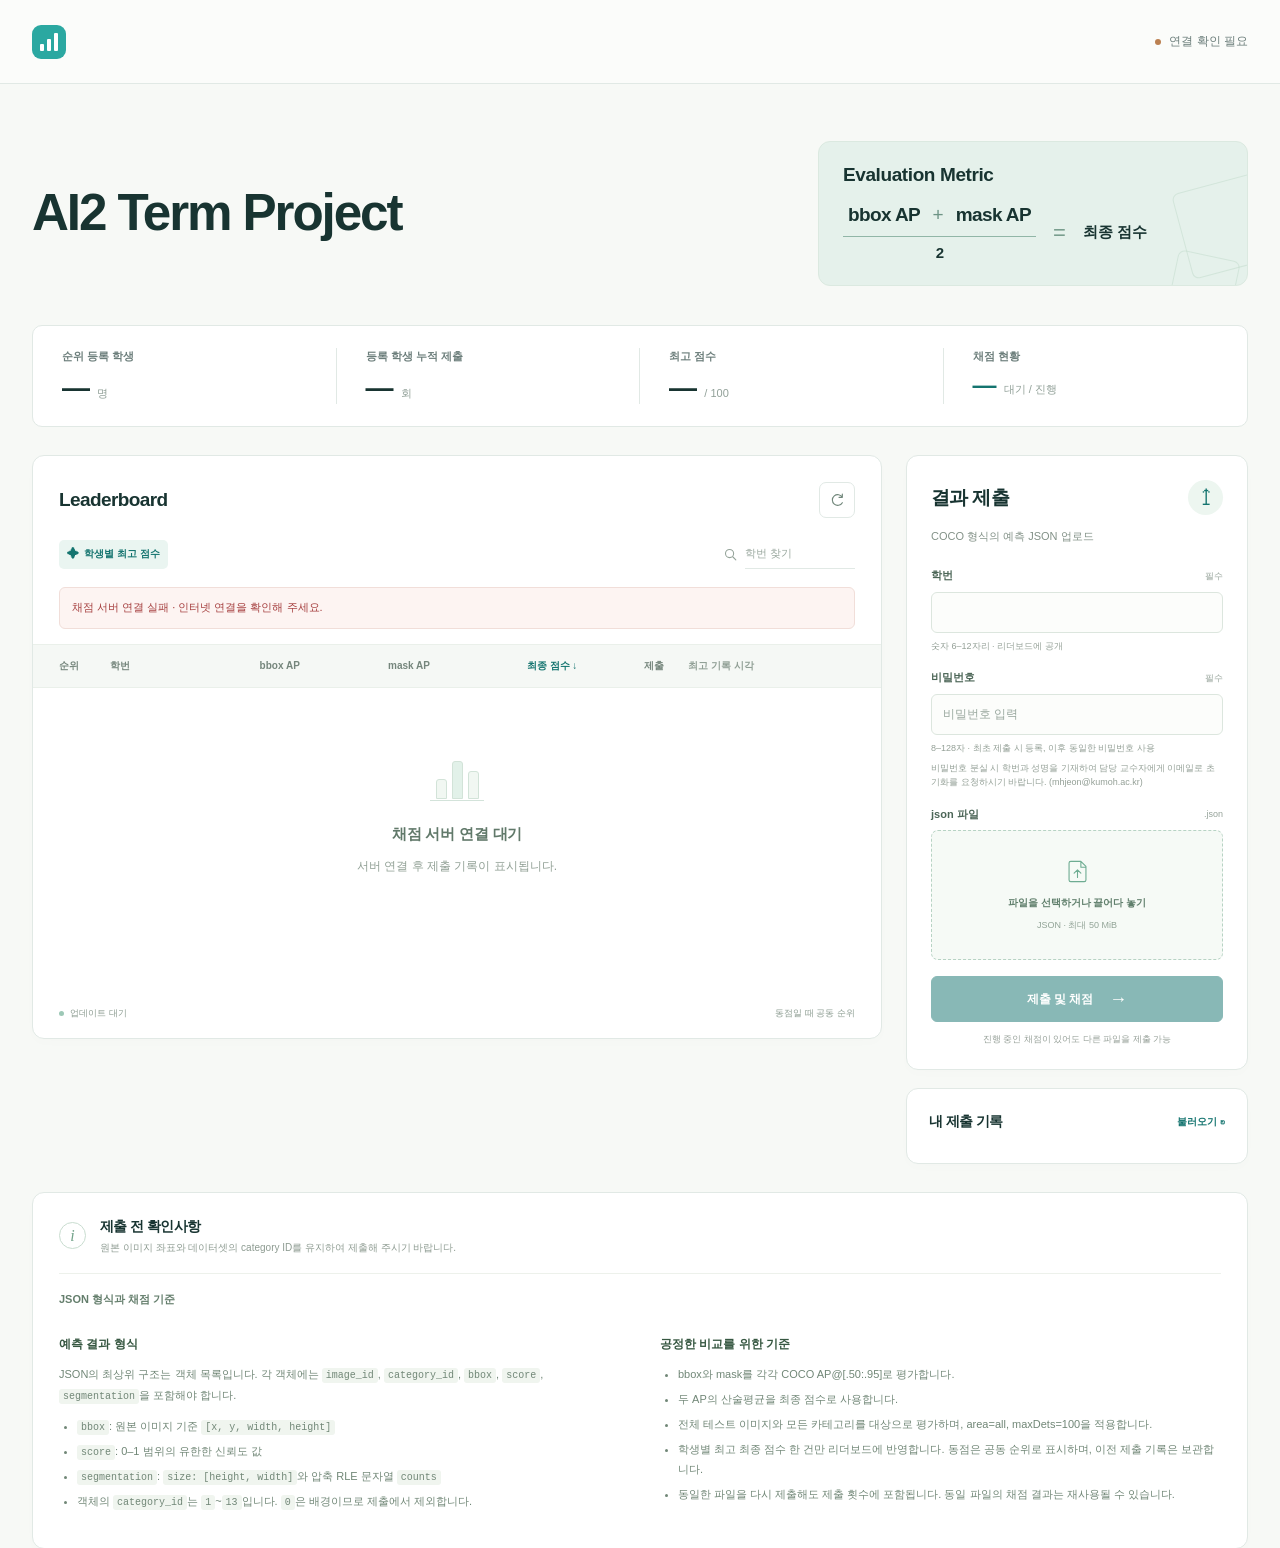
<file: index.html>
<!doctype html>
<html lang="ko">
<head>
  <meta charset="utf-8">
  <meta name="viewport" content="width=device-width, initial-scale=1">
  <meta name="color-scheme" content="light">
  <meta name="description" content="AI2 Term Project 객체 탐지·인스턴스 분할 리더보드">
  <title>AI2 Term Project</title>
  <link rel="icon" href="data:image/svg+xml,%3Csvg xmlns='http://www.w3.org/2000/svg' viewBox='0 0 64 64'%3E%3Crect width='64' height='64' rx='16' fill='%232BA8A1'/%3E%3Cpath d='M15 44V32h8v12zm13 0V20h8v24zm13 0V12h8v32z' fill='white'/%3E%3C/svg%3E">
  <link rel="stylesheet" href="styles.css">
  <script defer src="config.js?v=20261113-render1"></script>
  <script defer src="app.js?v=20261118-account"></script>
</head>
<body>
  <a class="skip-link" href="#leaderboard">리더보드로 바로 가기</a>
  <header class="masthead">
    <a class="brand" href="./" aria-label="AI2 Term Project 홈">
      <span class="brand-mark" aria-hidden="true"><i></i><i></i><i></i></span>
    </a>
    <div class="connection"><span class="connection-dot" id="connectionDot"></span><span id="connectionText">연결 확인 중</span></div>
  </header>

  <main class="page-shell">
    <section class="hero" aria-labelledby="pageTitle">
      <div class="hero-copy">
        <h1 id="pageTitle">AI2 Term Project</h1>
      </div>
      <aside class="score-explainer" aria-label="최종 점수 계산 방법">
        <p><strong>Evaluation Metric</strong></p>
        <div class="formula"><span class="fraction"><span>bbox AP <b>+</b> mask AP</span><span>2</span></span><span class="equals">=</span><span class="final-label">최종 점수</span></div>
        <div class="outline-box box-one" aria-hidden="true"></div><div class="outline-box box-two" aria-hidden="true"></div>
      </aside>
    </section>

    <section class="summary-grid" aria-label="대회 현황">
      <div class="summary-item"><span class="summary-label">순위 등록 학생</span><div><strong id="studentCount">—</strong><span>명</span></div></div>
      <div class="summary-item"><span class="summary-label">등록 학생 누적 제출</span><div><strong id="submissionCount">—</strong><span>회</span></div></div>
      <div class="summary-item"><span class="summary-label">최고 점수</span><div><strong id="bestScore">—</strong><span>/ 100</span></div></div>
      <div class="summary-item queue-summary"><span class="summary-label">채점 현황</span><div><strong id="queueCount">—</strong><span id="queueLabel">대기 / 진행</span></div></div>
    </section>

    <div class="workspace-grid">
      <section class="card leaderboard-card" id="leaderboard" aria-labelledby="leaderboardTitle">
        <div class="card-heading"><div><h2 id="leaderboardTitle">Leaderboard</h2></div><button class="icon-button" id="refreshButton" type="button" aria-label="리더보드 새로고침" title="새로고침"><svg viewBox="0 0 24 24" aria-hidden="true"><path d="M20 8a8 8 0 1 0 0 8M20 3v5h-5"/></svg></button></div>
        <div class="table-toolbar"><span class="best-badge"><span aria-hidden="true">✦</span> 학생별 최고 점수</span><label class="search-field"><svg viewBox="0 0 24 24" aria-hidden="true"><circle cx="10.5" cy="10.5" r="6.5"/><path d="m16 16 4.5 4.5"/></svg><input id="studentSearch" type="search" inputmode="numeric" placeholder="학번 찾기" aria-label="리더보드 학번 검색" maxlength="12"></label></div>
        <p class="inline-message error table-error" id="leaderboardError" role="status" hidden></p>
        <div class="table-scroll" tabindex="0" role="region" aria-label="학생별 순위 표. 좁은 화면에서는 가로 스크롤을 지원합니다.">
          <table>
            <caption class="sr-only">학생별 최고 최종 점수. bbox AP와 mask AP의 평균으로 순위를 정하며 점수는 100점 기준이다.</caption>
            <thead><tr><th scope="col" class="rank-col">순위</th><th scope="col">학번</th><th scope="col" class="numeric">bbox AP</th><th scope="col" class="numeric">mask AP</th><th scope="col" class="numeric final-column">최종 점수 <span aria-hidden="true">↓</span></th><th scope="col" class="numeric">제출</th><th scope="col" class="time-column">최고 기록 시각</th></tr></thead>
            <tbody id="leaderboardRows"></tbody>
          </table>
        </div>
        <div class="empty-state" id="leaderboardEmpty"><div class="empty-illustration" aria-hidden="true"><i></i><i></i><i></i></div><h3 id="emptyTitle">실험 기록을 불러오는 중</h3><p id="emptyText">최신 결과 조회 중</p></div>
        <div class="table-footer"><span><span class="live-dot" aria-hidden="true"></span><span id="updatedAt">업데이트 대기</span></span><span>동점일 때 공동 순위</span></div>
      </section>

      <aside class="submission-column" aria-label="예측 파일 제출과 내 기록">
        <section class="card submit-card" aria-labelledby="submitTitle">
          <div class="card-heading"><div><h2 id="submitTitle">결과 제출</h2></div><span class="round-icon" aria-hidden="true">↥</span></div>
          <p class="card-description">COCO 형식의 예측 JSON 업로드</p>
          <form id="submissionForm" autocomplete="off" novalidate>
            <div class="field"><label for="studentId">학번 <span>필수</span></label><input id="studentId" name="student_id" type="text" inputmode="numeric" pattern="[0-9]{6,12}" minlength="6" maxlength="12" autocomplete="off" required aria-describedby="studentIdHint"><p class="field-hint" id="studentIdHint">숫자 6–12자리 · 리더보드에 공개</p></div>
            <div class="field"><label for="studentPassword">비밀번호 <span>필수</span></label><input id="studentPassword" name="password" type="password" minlength="8" maxlength="128" autocomplete="current-password" placeholder="비밀번호 입력" required aria-describedby="passwordHint passwordRecoveryHint"><p class="field-hint" id="passwordHint">8–128자 · 최초 제출 시 등록, 이후 동일한 비밀번호 사용</p><p class="field-hint" id="passwordRecoveryHint">비밀번호 분실 시 학번과 성명을 기재하여 담당 교수자에게 이메일로 초기화를 요청하시기 바랍니다. (mhjeon@kumoh.ac.kr)</p></div>
            <div class="field file-field"><label for="predictionFile">json 파일 <span>.json</span></label><div class="drop-zone" id="dropZone"><input class="file-input" type="file" id="predictionFile" name="file" accept=".json,application/json" aria-describedby="fileHint"><label for="predictionFile" class="drop-content"><svg viewBox="0 0 32 32" aria-hidden="true"><path d="M20 4H8a2 2 0 0 0-2 2v20a2 2 0 0 0 2 2h16a2 2 0 0 0 2-2V10zM20 4v7h6M16 23V14m-4 4 4-4 4 4"/></svg><strong id="fileName">파일을 선택하거나 끌어다 놓기</strong><span id="fileHint">JSON · 최대 50 MiB</span></label></div><button class="text-button clear-file" id="clearFile" type="button" hidden>선택한 파일 지우기</button></div>
            <div class="upload-status" id="uploadStatus" role="status" aria-live="polite" hidden><span class="spinner" aria-hidden="true"></span><span id="uploadStatusText">파일 확인 중</span></div>
            <p class="inline-message" id="formMessage" role="alert" hidden></p>
            <button class="primary-button" id="submitButton" type="submit" disabled><span>제출 및 채점</span><span aria-hidden="true">→</span></button>
            <p class="submit-footnote">진행 중인 채점이 있어도 다른 파일을 제출 가능</p>
          </form>
        </section>

        <section class="card history-card" aria-labelledby="historyTitle"><div class="history-heading"><h2 id="historyTitle">내 제출 기록</h2><button class="text-button" id="historyButton" type="button">불러오기 <span aria-hidden="true">↻</span></button></div><p class="history-hint" id="historyHint"></p><ol id="historyList" class="history-list"></ol><p class="inline-message error" id="historyError" role="status" hidden></p></section>
      </aside>
    </div>

    <section class="guide card" aria-labelledby="guideTitle"><div class="guide-intro"><span class="guide-number" aria-hidden="true">i</span><div><h2 id="guideTitle">제출 전 확인사항</h2><p>원본 이미지 좌표와 데이터셋의 category ID를 유지하여 제출해 주시기 바랍니다.</p></div></div><div class="guide-details"><div class="guide-section-title">JSON 형식과 채점 기준</div><div class="guide-body"><div><h3>예측 결과 형식</h3><p>JSON의 최상위 구조는 객체 목록입니다. 각 객체에는 <code>image_id</code>, <code>category_id</code>, <code>bbox</code>, <code>score</code>, <code>segmentation</code>을 포함해야 합니다.</p><ul><li><code>bbox</code>: 원본 이미지 기준 <code>[x, y, width, height]</code></li><li><code>score</code>: 0–1 범위의 유한한 신뢰도 값</li><li><code>segmentation</code>: <code>size: [height, width]</code>와 압축 RLE 문자열 <code>counts</code></li><li>객체의 <code>category_id</code>는 <code>1</code>~<code>13</code>입니다. <code>0</code>은 배경이므로 제출에서 제외합니다.</li></ul></div><div><h3>공정한 비교를 위한 기준</h3><ul><li>bbox와 mask를 각각 COCO AP@[.50:.95]로 평가합니다.</li><li>두 AP의 산술평균을 최종 점수로 사용합니다.</li><li>전체 테스트 이미지와 모든 카테고리를 대상으로 평가하며, area=all, maxDets=100을 적용합니다.</li><li>학생별 최고 최종 점수 한 건만 리더보드에 반영합니다. 동점은 공동 순위로 표시하며, 이전 제출 기록은 보관합니다.</li><li>동일한 파일을 다시 제출해도 제출 횟수에 포함됩니다. 동일 파일의 채점 결과는 재사용될 수 있습니다.</li></ul></div></div></div></section>

  </main>
  <noscript><div class="noscript-message">리더보드 조회와 제출에는 JavaScript가 필요합니다. 브라우저 설정에서 JavaScript를 활성화해 주세요.</div></noscript>
</body>
</html>
</file>
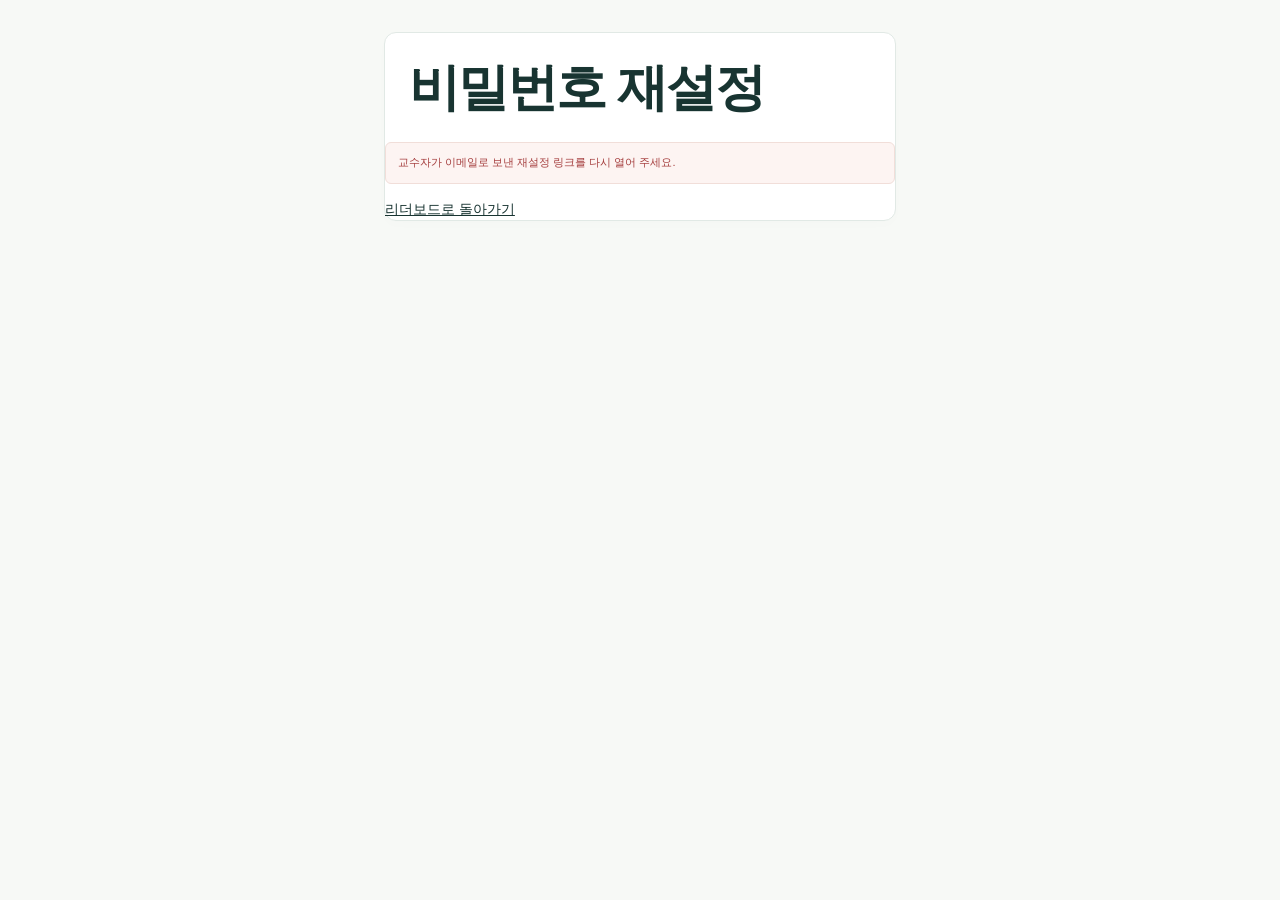
<file: reset.html>
<!doctype html>
<html lang="ko">
<head>
  <meta charset="utf-8">
  <meta name="viewport" content="width=device-width, initial-scale=1">
  <meta name="referrer" content="no-referrer">
  <title>비밀번호 재설정 · AI2 Term Project</title>
  <link rel="stylesheet" href="styles.css">
  <script defer src="config.js?v=20261113-render1"></script>
  <script defer src="app.js?v=20261118-account"></script>
</head>
<body>
  <main class="page-shell">
    <section class="card submit-card password-reset-card" aria-labelledby="resetTitle">
      <div class="card-heading"><h1 id="resetTitle">비밀번호 재설정</h1></div>
      <form id="resetForm" method="post" autocomplete="off">
        <div class="field"><label for="resetStudent">학번</label><input id="resetStudent" type="text" inputmode="numeric" pattern="[0-9]{6,12}" maxlength="12" required></div>
        <div class="field"><label for="newPassword">새 비밀번호</label><input id="newPassword" type="password" autocomplete="new-password" minlength="8" maxlength="128" required aria-describedby="lengthHint"><p class="field-hint" id="lengthHint">8–128자</p></div>
        <div class="field"><label for="confirmPassword">새 비밀번호 확인</label><input id="confirmPassword" type="password" autocomplete="new-password" minlength="8" maxlength="128" required></div>
        <button id="resetButton" type="submit" class="primary-button" disabled>비밀번호 저장</button>
      </form>
      <p id="resetMessage" class="inline-message" role="status" hidden></p>
      <a href="./">리더보드로 돌아가기</a>
    </section>
  </main>
</body>
</html>
</file>
<file: styles.css>
:root{--teal:#2ba8a1;--teal-dark:#14746f;--ink:#183431;--muted:#6c7e7b;--line:#e1e9e5;--paper:#f7f9f6;--tint:#eaf5f1;--white:#fff;--danger:#a53e3e;--font:"Pretendard","Apple SD Gothic Neo","Malgun Gothic",-apple-system,BlinkMacSystemFont,"Segoe UI",sans-serif}
*{box-sizing:border-box}html{scroll-behavior:smooth;scroll-padding-top:25px}body{margin:0;background:var(--paper);color:var(--ink);font-family:var(--font);font-size:14px;line-height:1.6;-webkit-font-smoothing:antialiased}button,input{font:inherit}button,a,input,summary{-webkit-tap-highlight-color:transparent}button{cursor:pointer}button:disabled{cursor:not-allowed;opacity:.5}a{color:inherit}button:focus-visible,a:focus-visible,input:focus-visible,summary:focus-visible,.table-scroll:focus-visible{outline:3px solid #14746f;outline-offset:4px}button,input{min-height:42px}button{transition:background .15s,box-shadow .15s,transform .15s}button:not(:disabled):active{transform:translateY(1px)}[hidden]{display:none!important}svg{display:block;width:20px;height:20px;fill:none;stroke:currentColor;stroke-width:1.7;stroke-linecap:round;stroke-linejoin:round}.sr-only{position:absolute;width:1px;height:1px;margin:-1px;padding:0;overflow:hidden;clip:rect(0,0,0,0);white-space:nowrap;border:0}.skip-link{position:fixed;left:16px;top:12px;z-index:100;background:var(--white);padding:12px 18px;transform:translateY(-160%);border:2px solid var(--teal-dark);border-radius:8px}.skip-link:focus{transform:none}
.masthead{height:84px;border-bottom:1px solid var(--line);display:flex;align-items:center;justify-content:space-between;padding:0 max(32px,calc((100vw - 1344px)/2));background:#fbfcfa}.brand{display:flex;align-items:center;gap:12px;font-size:13px;font-weight:800;letter-spacing:1.5px;text-decoration:none;white-space:nowrap}.brand-mark{width:34px;height:34px;display:flex;align-items:flex-end;justify-content:center;gap:3px;background:var(--teal);border-radius:9px;padding:8px}.brand-mark i{width:4px;background:white;border-radius:1px}.brand-mark i:nth-child(1){height:7px}.brand-mark i:nth-child(2){height:12px}.brand-mark i:nth-child(3){height:18px}.sup{font-size:9px;vertical-align:super}.brand-divider{padding:0 8px;color:#a9b5b0;font-weight:400}.connection{display:flex;align-items:center;gap:8px;font-size:12px;color:var(--muted)}.connection-dot,.live-dot{width:6px;height:6px;border-radius:50%;background:#9caba5;display:inline-block;flex-shrink:0}.connection-dot.online{background:var(--teal);box-shadow:0 0 0 4px #2ba8a112}.connection-dot.offline{background:#bb8051}.page-shell{max-width:1408px;margin:auto;padding:0 32px}.hero{display:grid;grid-template-columns:1fr 430px;gap:70px;align-items:center;padding:57px 0 39px}.eyebrow{font-size:10px;letter-spacing:2.1px;font-weight:800;color:var(--teal-dark);display:flex;align-items:center;gap:9px;margin:0 0 21px}.eyebrow span{width:20px;height:1px;background:var(--teal)}h1{font-size:clamp(35px,4vw,52px);line-height:1.23;font-weight:800;letter-spacing:-2.1px;margin:0}.title-dot{font-size:30px;color:#b8c4bf;vertical-align:middle}.teal-text{color:var(--teal-dark);font-weight:500}.hero-description{font-size:14px;color:var(--muted);line-height:1.9;margin:21px 0 19px}.hero-tags{display:flex;flex-wrap:wrap;gap:6px}.hero-tags span{font-size:10px;font-weight:600;border:1px solid #dbe5df;border-radius:4px;padding:4px 8px;color:#657971;background:#fbfcfa}.score-explainer{position:relative;overflow:hidden;background:#e5f1eb;border:1px solid #dbe9e0;border-radius:12px;padding:28px 30px;min-height:257px}.formula-top{display:flex;justify-content:space-between;align-items:center;font-size:10px;font-weight:800;letter-spacing:1.6px;color:#648679}.formula-symbol{font-size:24px;font-weight:400;line-height:1}.score-explainer>p{font-size:19px;font-weight:400;line-height:1.7;letter-spacing:-.4px;margin:18px 0}.score-explainer strong{font-weight:700}.formula{display:flex;gap:17px;align-items:center;position:relative;z-index:1;margin-top:24px}.fraction{display:flex;flex-direction:column;align-items:center;font-size:19px;font-weight:650;letter-spacing:-.6px}.fraction>span:first-child{border-bottom:1px solid #91b6a7;padding:0 5px 6px}.fraction>span:last-child{padding:4px 0 0;font-size:15px}.fraction b{padding:0 8px;font-weight:400;color:#6d9485}.equals{color:#799e8e;font-size:22px}.final-label{font-size:15px;font-weight:700;white-space:nowrap}.formula-note{font-size:10px;color:#718c80;margin-top:18px}.outline-box{position:absolute;border:1px solid #bfd9c9;border-radius:7px;width:88px;height:88px;right:-22px;bottom:15px;transform:rotate(-15deg);opacity:.5}.box-two{width:63px;height:63px;right:12px;bottom:-33px;transform:rotate(12deg)}
.summary-grid{display:grid;grid-template-columns:repeat(4,1fr);border:1px solid var(--line);border-radius:10px;background:var(--white);padding:22px 0;margin-bottom:28px}.summary-item{padding:0 29px;border-right:1px solid var(--line)}.summary-item:last-child{border:0}.summary-label{display:block;color:var(--muted);font-size:11px;font-weight:600;margin-bottom:5px}.summary-item>div{display:flex;align-items:baseline;gap:8px}.summary-item strong{font-size:28px;font-weight:650;line-height:1.2;letter-spacing:-.7px;font-variant-numeric:tabular-nums}.summary-item>div>span{font-size:11px;color:#91a098}.queue-summary strong{color:var(--teal-dark);font-size:24px}.workspace-grid{display:grid;grid-template-columns:minmax(0,1fr) 342px;gap:24px;align-items:start}.card{background:var(--white);border:1px solid var(--line);border-radius:12px;box-shadow:0 4px 12px #1b4e3503}.card-heading{display:flex;align-items:center;justify-content:space-between;gap:10px;padding:26px 26px 21px}.section-kicker{font-size:9px;letter-spacing:1.6px;font-weight:700;color:#85968e;margin:0 0 7px}h2{margin:0;font-size:19px;font-weight:750;letter-spacing:-.6px}.icon-button{display:flex;align-items:center;justify-content:center;width:36px;min-height:36px;border:1px solid var(--line);border-radius:7px;color:#71877b;background:var(--white)}.icon-button:hover{background:var(--paper)}.icon-button svg{width:16px;height:16px}.table-toolbar{display:flex;align-items:center;justify-content:space-between;padding:0 26px 18px;gap:16px}.best-badge{display:inline-flex;align-items:center;gap:5px;white-space:nowrap;background:var(--tint);color:var(--teal-dark);padding:5px 8px;border-radius:5px;font-size:10px;font-weight:700}.best-badge>span{font-size:12px}.search-field{display:flex;align-items:center;gap:7px;color:#94a399}.search-field svg{width:15px;height:15px;flex-shrink:0}.search-field input{border:0;border-bottom:1px solid var(--line);border-radius:0;width:110px;min-height:30px;padding:3px 0;background:transparent;font-size:11px;color:var(--ink)}input::placeholder{color:#9aa89f;opacity:1}.table-scroll{overflow-x:auto;width:100%}table{border-collapse:collapse;text-align:left;width:100%;white-space:nowrap;font-size:12px}thead{background:#f5f8f5}th{padding:13px 12px;font-size:10px;color:#75867c;font-weight:600;border-top:1px solid #eaf0ea;border-bottom:1px solid #eaf0ea}td{padding:17px 12px;border-bottom:1px solid #eef2ed;font-variant-numeric:tabular-nums;color:#5b7165}th:first-child,td:first-child{padding-left:26px}th:last-child,td:last-child{padding-right:26px}.numeric{text-align:right}.rank-col{width:65px}.rank-marker{width:25px;height:25px;display:inline-flex;align-items:center;justify-content:center;font-weight:600;font-size:12px;color:#829187}.top-rank{border-radius:7px;background:#e7f5ef;color:var(--teal-dark)}tr:first-child .top-rank{background:var(--teal-dark);color:white}.student-cell{font-weight:650;color:var(--ink);letter-spacing:.2px}.final-column{color:var(--teal-dark)}td.final-column{font-size:14px;font-weight:800;background:#f7fbf8}.time-column{font-size:10px;color:#91a096}.my-row{background:#f1f9f5}.mine-label{display:inline-block;font-size:8px;font-weight:700;color:var(--teal-dark);background:#dfeee7;margin-left:5px;padding:1px 4px;border-radius:3px;vertical-align:middle}.empty-state{padding:64px 24px 72px;text-align:center;min-height:300px}.empty-illustration{width:54px;height:49px;display:flex;gap:5px;align-items:flex-end;justify-content:center;margin:0 auto 21px;border-bottom:1px solid #d3e3da;padding-bottom:1px}.empty-illustration i{width:11px;border:1px solid #d2e3d8;border-radius:3px 3px 0 0;background:#f1f7f2}.empty-illustration i:nth-child(1){height:20px}.empty-illustration i:nth-child(2){height:38px;background:#e2f1e9}.empty-illustration i:nth-child(3){height:28px}.empty-state h3{margin:0 0 9px;font-size:15px;font-weight:650;color:#61796a;letter-spacing:-.2px}.empty-state p{font-size:12px;margin:0;color:#92a196;line-height:1.9}.table-footer{display:flex;justify-content:space-between;flex-wrap:wrap;gap:10px;padding:18px 26px;color:#8b9b90;font-size:9px}.table-footer>span:first-child{display:flex;align-items:center;gap:6px}.live-dot{width:5px;height:5px;background:#9dc8b6}.table-error{margin:0 26px 15px!important}.submission-column{display:grid;gap:18px}.submit-card .card-heading{padding:24px 24px 12px}.round-icon{width:35px;height:35px;border-radius:50%;display:flex;align-items:center;justify-content:center;color:var(--teal-dark);background:#edf6f0;font-size:22px}.card-description{padding:0 24px;margin:0 0 20px;font-size:11px;color:#829187;line-height:1.8}form{padding:0 24px 21px}.field{margin:0 0 16px}.field>label{display:flex;justify-content:space-between;align-items:center;font-size:11px;font-weight:700;margin:0 0 7px;color:#4c6657}.field>label>span{font-size:9px;color:#95a299;font-weight:400}.field>input{width:100%;border:1px solid #dce6de;border-radius:6px;background:#fcfdfb;padding:9px 11px;min-height:41px;font-size:12px;color:var(--ink)}.field>input:focus{border-color:var(--teal);outline:2px solid #2ba8a126;outline-offset:0}.field-hint{font-size:9px;color:#94a097;margin:6px 0 0;line-height:1.6}.drop-zone{position:relative;border:1px dashed #b7d3c4;border-radius:7px;background:#f6faf6;min-height:128px;transition:background .15s,border-color .15s}.drop-zone:hover,.drop-zone.dragging{background:#ecf6ef;border-color:var(--teal)}.drop-zone.has-file{background:#eaf6f0;border-style:solid}.file-input{position:absolute;width:1px;height:1px;min-height:0;opacity:0;overflow:hidden;top:50%;left:50%}.file-input:focus-visible+.drop-content{outline:3px solid var(--teal-dark);outline-offset:4px;border-radius:6px}.drop-content{cursor:pointer;padding:20px 12px;min-height:128px;display:flex;flex-direction:column;align-items:center;text-align:center;justify-content:center;gap:7px}.drop-content svg{width:27px;height:27px;color:#6eac92;stroke-width:1.3;margin-bottom:3px}.drop-content strong{font-size:10px;max-width:100%;overflow-wrap:anywhere;font-weight:600;color:#607f6c}.drop-content>span{font-size:9px;color:#91a396}.text-button{padding:0;border:0;background:transparent;color:var(--teal-dark);font-size:10px;font-weight:600;min-height:30px}.text-button:hover{text-decoration:underline}.clear-file{margin-top:4px;font-size:9px}.primary-button{width:100%;display:flex;justify-content:center;gap:16px;align-items:center;background:var(--teal-dark);color:white;border:1px solid var(--teal-dark);padding:12px;border-radius:6px;font-size:12px;font-weight:650;min-height:46px}.primary-button:hover:not(:disabled){background:#105d58;box-shadow:0 3px 8px #14746f26}.primary-button>span:last-child{font-size:18px;line-height:1}.submit-footnote{font-size:9px;text-align:center;color:#97a199;line-height:1.7;margin:10px 0 0}.inline-message{font-size:11px;line-height:1.8;padding:10px 12px;margin:10px 0 14px;background:#edf7f1;color:var(--teal-dark);border:1px solid #d5e8dd;border-radius:6px;overflow-wrap:anywhere}.inline-message.error{color:var(--danger);background:#fdf4f2;border-color:#f1ded9}.upload-status{display:flex;align-items:center;gap:8px;color:var(--teal-dark);font-size:11px;margin:10px 0 14px}.spinner{width:13px;height:13px;border:2px solid #cce4d6;border-top-color:var(--teal-dark);border-radius:50%;animation:spin .8s linear infinite;flex-shrink:0}@keyframes spin{to{transform:rotate(360deg)}}.history-card{padding:18px 22px}.history-heading{display:flex;align-items:center;justify-content:space-between;gap:8px}.history-heading h2{font-size:14px}.history-hint{font-size:10px;color:#8a9a8e;line-height:1.9;margin:8px 0 0}.history-list{list-style:none;padding:0;margin:0}.history-item{border-top:1px solid #edf1eb;padding:13px 0 1px;margin-top:13px}.history-item-top{display:flex;align-items:center;justify-content:space-between;gap:8px}.status-badge{display:inline-flex;align-items:center;gap:5px;font-size:9px;font-weight:650;padding:3px 7px;border-radius:4px;background:#f0f3ee;color:#73806e}.status-badge.running{background:#e8f4ee;color:var(--teal-dark)}.status-badge.completed{background:#e7f5ef;color:var(--teal-dark)}.status-badge.failed{background:#faece7;color:var(--danger)}.history-score{color:var(--teal-dark);font-size:17px;font-weight:750;font-variant-numeric:tabular-nums}.history-date{font-size:9px;color:#94a295}.history-detail{font-size:9px;color:#8a9a8e;line-height:1.7;margin:6px 0 0;overflow-wrap:anywhere}.history-detail.failed{color:var(--danger)}.history-id{font-size:8px;color:#a5afa6;margin:5px 0 0;font-family:ui-monospace,monospace;overflow-wrap:anywhere}
.guide{margin-top:28px;padding:22px 26px}.guide-intro{display:flex;align-items:center;gap:14px}.guide-number{width:27px;height:27px;flex-shrink:0;border:1px solid #c9ddd0;color:#73a38a;border-radius:50%;display:flex;align-items:center;justify-content:center;font-family:Georgia,serif;font-style:italic;font-size:16px}.guide h2{font-size:14px}.guide-intro p{font-size:10px;margin:3px 0 0;color:#8d9b91}.guide .guide-details{margin-top:17px;border-top:1px solid #edf1eb;padding-top:12px}.guide .guide-section-title{list-style:none;cursor:pointer;display:flex;align-items:center;justify-content:space-between;font-size:11px;color:#647e6c;font-weight:600;min-height:28px}.guide .guide-section-title::-webkit-details-marker{display:none}.guide .guide-section-title>span{font-size:20px;font-weight:400;color:#98ab9d}.guide .guide-details[open] summary>span{transform:rotate(45deg)}.guide-body{display:grid;grid-template-columns:1fr 1fr;gap:40px;padding:14px 0 0;font-size:11px;color:#718777;line-height:1.9}.guide-body h3{font-size:12px;color:#365741;margin:5px 0 8px}.guide-body p{margin:0 0 10px}.guide-body ul{padding-left:18px;margin:8px 0 14px}.guide-body li{margin:4px 0}code{font-family:ui-monospace,SFMono-Regular,Consolas,monospace;background:#f0f5ef;padding:2px 4px;border-radius:3px;font-size:10px;overflow-wrap:anywhere}.secondary-button{display:inline-flex;align-items:center;gap:12px;background:white;border:1px solid #cedfd1;color:var(--teal-dark);padding:7px 12px;min-height:35px;border-radius:5px;font-size:10px}.secondary-button:hover{background:var(--tint)}.dataset-info{padding:10px 12px;background:#f5f8f2;border-radius:6px;font-size:10px}.page-footer{display:flex;align-items:center;justify-content:space-between;gap:20px;padding:29px 0 32px;font-size:9px;color:#9aa89d}.page-footer strong{font-size:12px;letter-spacing:.5px;margin-right:10px;color:#668470}.page-footer a{text-decoration:none}.page-footer a:hover{text-decoration:underline}.noscript-message{position:fixed;bottom:0;left:0;right:0;background:#fff3df;color:#6c501a;text-align:center;padding:20px;border-top:1px solid #e6cc9c}
@media(min-width:1450px){.hero{padding-top:68px;padding-bottom:45px}.workspace-grid{grid-template-columns:minmax(0,1fr) 365px}td{padding-top:20px;padding-bottom:20px}.card-heading{padding-top:28px;padding-bottom:25px}.submit-card .card-heading{padding-top:26px}.empty-state{padding-top:85px;padding-bottom:95px}.hero-description{font-size:15px}}
@media(max-width:1150px){.hero{grid-template-columns:1fr 370px;gap:40px}.workspace-grid{grid-template-columns:minmax(0,1fr) 310px;gap:18px}.page-shell{padding:0 26px}.masthead{padding:0 26px}.card-heading{padding:22px 20px 18px}.table-toolbar{padding:0 20px 16px}th:first-child,td:first-child{padding-left:20px}th:last-child,td:last-child{padding-right:20px}.table-footer{padding:16px 20px}.score-explainer{padding:26px}.formula{gap:13px}.fraction{font-size:17px}.final-label{font-size:13px}.summary-item{padding:0 25px}th,td{padding-left:10px;padding-right:10px}.time-column{min-width:100px}.submit-card .card-heading{padding-left:20px;padding-right:20px}.card-description{padding:0 20px}form{padding-left:20px;padding-right:20px}}
@media(max-width:900px){.hero{grid-template-columns:1fr 310px;gap:25px}.hero-copy h1{font-size:38px}.score-explainer{padding:23px 21px}.formula{gap:9px}.fraction{font-size:15px}.fraction b{padding:0 4px}.final-label{font-size:12px}.hero-tags{gap:5px}.hero-tags span{font-size:9px;padding:3px 6px}.workspace-grid{grid-template-columns:minmax(0,1fr)}.submission-column{display:grid;grid-template-columns:1fr 1fr;align-items:start;gap:18px}.table-scroll table{min-width:650px}.history-card{padding:23px}.history-hint{font-size:11px}.history-list{max-height:480px;overflow-y:auto}.empty-state{padding:50px 24px 60px}.summary-item strong{font-size:25px}.summary-item{padding:0 21px}.summary-item>div>span{font-size:10px}.queue-summary strong{font-size:22px}.guide-body{gap:25px}}
@media(max-width:650px){.masthead{height:65px;padding:0 20px}.brand{font-size:9px;letter-spacing:1px;gap:8px}.brand-divider{padding:0 4px}.brand-mark{width:29px;height:29px;padding:6px;gap:2px;border-radius:8px}.brand-mark i:nth-child(3){height:16px}.connection{font-size:9px;gap:6px}.page-shell{padding:0 18px}.hero{display:block;padding:32px 0 24px}.eyebrow{font-size:8px;letter-spacing:1.4px;margin-bottom:16px}.hero-copy h1{font-size:38px;letter-spacing:-1.7px}.title-dot{font-size:26px}.hero-description{font-size:12px;margin:17px 0 15px}.hero-tags span{font-size:8px;padding:4px 7px}.score-explainer{margin-top:24px;min-height:0;padding:20px 22px}.score-explainer>p{font-size:15px;margin:10px 0;line-height:1.7}.score-explainer>p br{display:none}.score-explainer>p strong{margin-left:6px}.formula-top{font-size:8px}.formula{margin-top:13px;gap:18px}.fraction{font-size:16px}.fraction b{padding:0 8px}.fraction>span:last-child{font-size:12px}.final-label{font-size:13px}.formula-note{font-size:9px;position:absolute;right:20px;bottom:20px;max-width:100px;line-height:1.7;text-align:right}.outline-box{display:none}.summary-grid{grid-template-columns:1fr 1fr;padding:0;margin-bottom:20px}.summary-item{padding:17px 20px}.summary-item:nth-child(2){border-right:0}.summary-item:nth-child(-n+2){border-bottom:1px solid var(--line)}.summary-item strong{font-size:25px}.summary-label{font-size:10px}.queue-summary strong{font-size:22px}.workspace-grid{gap:20px}.card-heading{padding:21px 20px 17px}h2{font-size:17px}.section-kicker{font-size:8px}.table-toolbar{padding-bottom:15px}.table-footer{font-size:8px;padding:14px 20px;gap:6px}.empty-state{min-height:250px;padding:42px 20px 48px}.empty-state h3{font-size:13px}.empty-state p{font-size:11px}.submission-column{grid-template-columns:1fr;gap:16px}.submit-card .card-heading{padding-top:23px}.field{margin-bottom:17px}.field>label{font-size:12px}.field>input{min-height:44px;font-size:13px}.field-hint{font-size:10px}.card-description{font-size:12px}.drop-content strong{font-size:12px}.drop-content>span{font-size:10px}.primary-button{font-size:13px;min-height:48px}.submit-footnote{font-size:10px}.history-heading h2{font-size:15px}.text-button{font-size:11px}.guide{padding:20px;margin-top:20px}.guide-intro{align-items:flex-start;gap:10px}.guide-intro p{font-size:10px;line-height:1.8}.guide-body{grid-template-columns:1fr;gap:16px}.guide .guide-section-title{font-size:11px}.guide-body{font-size:11px}.page-footer{padding:23px 0;font-size:8px;gap:10px;flex-wrap:wrap}.page-footer>span:nth-child(2){display:none}.page-footer strong{font-size:11px}.history-id{font-size:9px}.history-detail,.history-date{font-size:10px}}
@media(max-width:380px){.formula-note{position:static;max-width:none;text-align:left;margin-top:12px}.score-explainer>p{font-size:13px}.hero-copy h1{font-size:34px}.brand{letter-spacing:.5px}.connection{font-size:8px}.table-toolbar{gap:8px}.best-badge{font-size:9px}.search-field input{width:90px}.hero-tags span{padding:3px 5px;font-size:7px}}
@media(prefers-reduced-motion:reduce){html{scroll-behavior:auto}*,*::before,*::after{animation-duration:.01ms!important;animation-iteration-count:1!important;transition:none!important}}

/* Compact evaluation card. */
.score-explainer{min-height:0;padding:20px 24px;align-self:center}.score-explainer>p{margin:0 0 12px;line-height:1.35}.score-explainer .formula{margin-top:0}

.guide .guide-section-title{cursor:default}

.password-reset-card { max-width: 32rem; margin: 2rem auto; }
</file>
